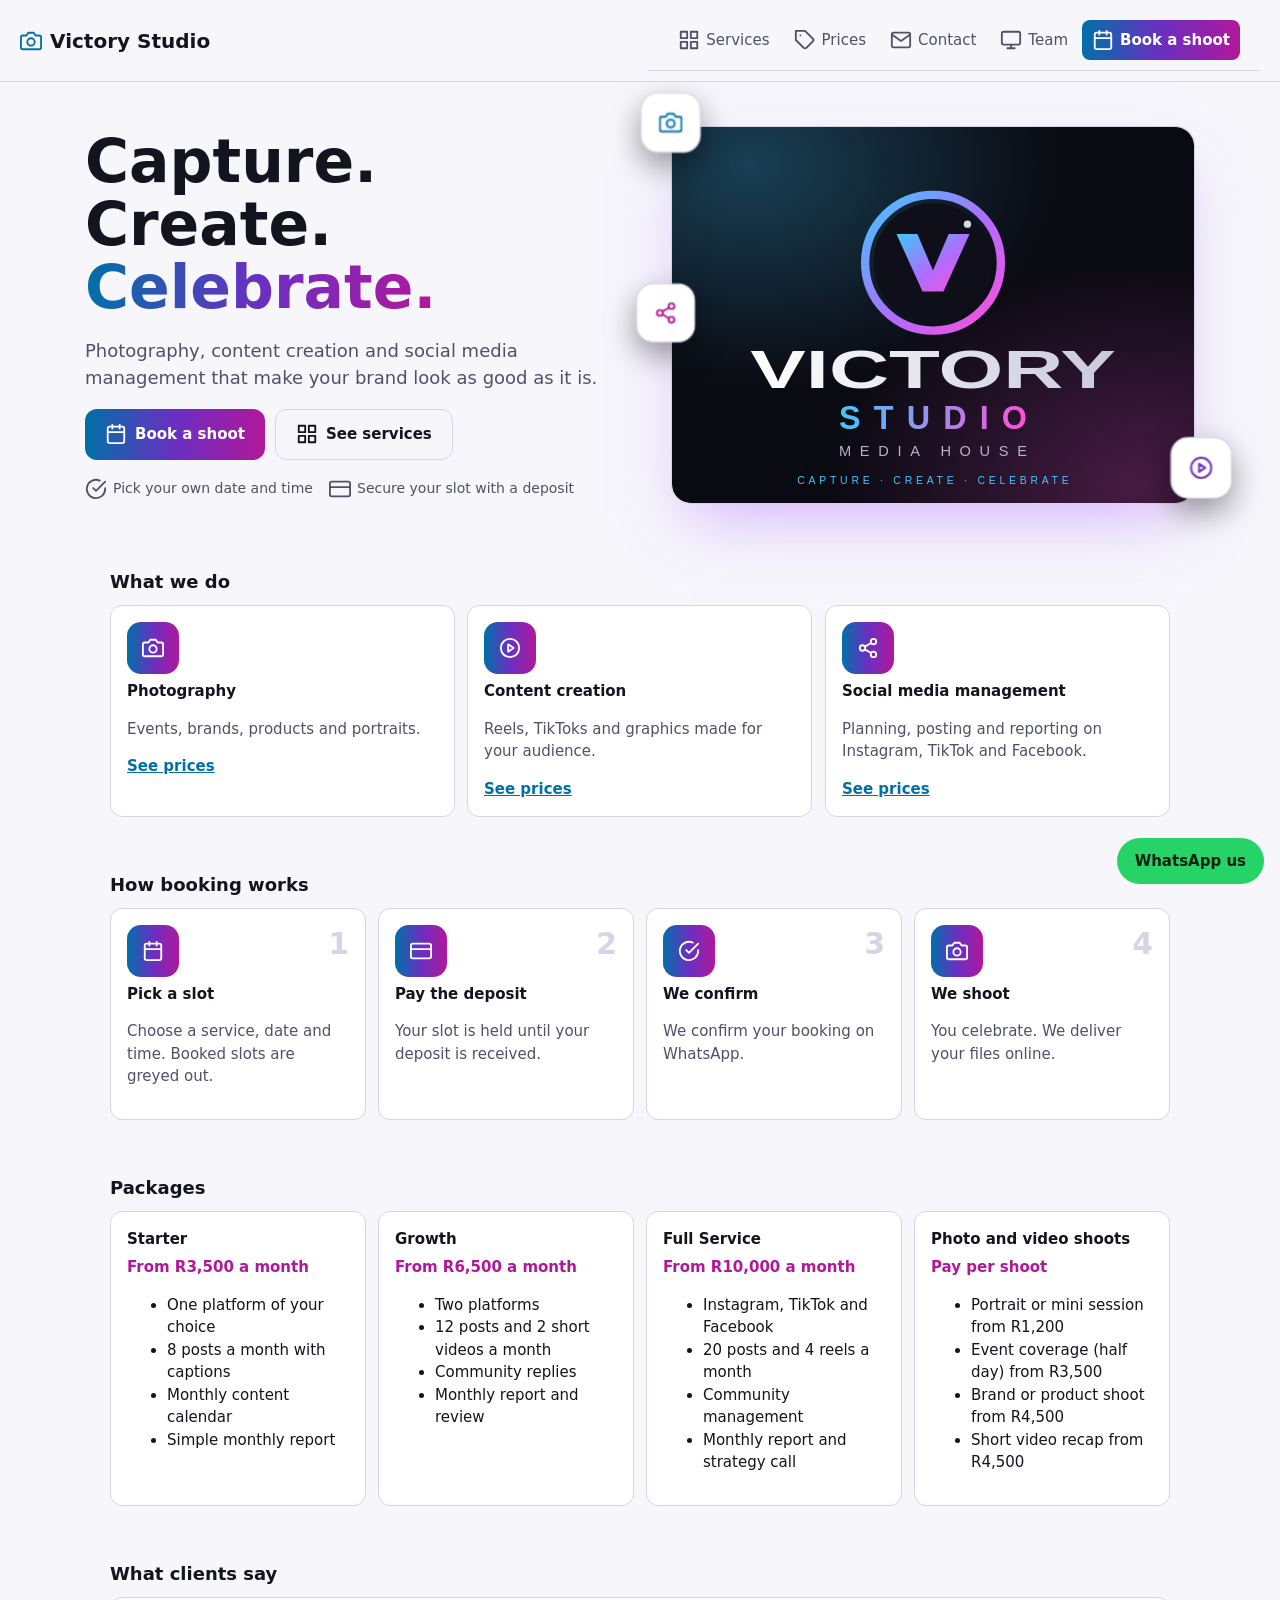
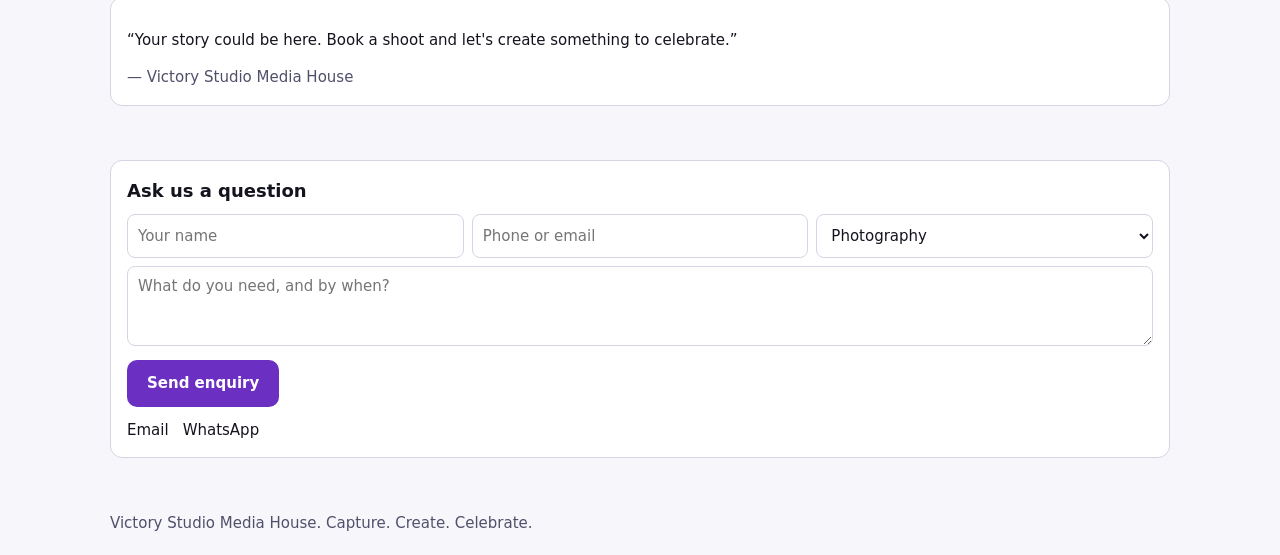
<file: index.html>
<!doctype html>
<html lang="en"><head><meta charset="utf-8"><meta name="viewport" content="width=device-width, initial-scale=1, viewport-fit=cover">
<title>Victory Studio Media House | Photography, Content Creation, Social Media</title>
<meta name="description" content="Victory Studio Media House offers photography, content creation and social media management. Book a shoot online.">
<meta property="og:title" content="Victory Studio Media House">
<link rel="icon" href="assets/icon.svg" type="image/svg+xml"><link rel="stylesheet" href="css/style.css"><link rel="stylesheet" href="css/site.css"><script src="js/icons.js"></script></head><body>
<header class="nav"><a class="brand" href="#top"><svg class="ic"><use href="#i-camera"/></svg>Victory Studio</a>
<nav class="menu" aria-label="Main"><a href="#services"><svg class="ic"><use href="#i-grid"/></svg>Services</a><a href="catalogue.html"><svg class="ic"><use href="#i-tag"/></svg>Prices</a><a href="#contact"><svg class="ic"><use href="#i-mail"/></svg>Contact</a><a href="app.html"><svg class="ic"><use href="#i-tool"/></svg>Team</a><a class="cta" href="book.html"><svg class="ic"><use href="#i-cal"/></svg>Book a shoot</a></nav></header>
<section class="hero2" id="top"><div><h2 class="big">Capture. Create. <span class="grad">Celebrate.</span></h2><p class="mu" style="font-size:18px">Photography, content creation and social media management that make your brand look as good as it is.</p>
<div class="btns"><a class="cta" href="book.html"><svg class="ic"><use href="#i-cal"/></svg>Book a shoot</a><a href="#services"><svg class="ic"><use href="#i-grid"/></svg>See services</a></div>
<div class="trust"><span><svg class="ic"><use href="#i-check"/></svg>Pick your own date and time</span><span><svg class="ic"><use href="#i-card"/></svg>Secure your slot with a deposit</span></div></div>
<div class="stage"><div class="tilt"><img src="assets/logo.svg" alt="Victory Studio Media House logo"><div class="chip c1"><svg class="ic"><use href="#i-camera"/></svg></div><div class="chip c2"><svg class="ic"><use href="#i-play"/></svg></div><div class="chip c3"><svg class="ic"><use href="#i-share"/></svg></div></div></div></section>
<section class="sec" id="services"><h2>What we do</h2><div class="grid">
<div class="card tilt svc rv"><div class="ib"><svg class="ic"><use href="#i-camera"/></svg></div><h3>Photography</h3><p class="mu">Events, brands, products and portraits.</p><a href="catalogue.html">See prices</a></div>
<div class="card tilt svc rv"><div class="ib"><svg class="ic"><use href="#i-play"/></svg></div><h3>Content creation</h3><p class="mu">Reels, TikToks and graphics made for your audience.</p><a href="catalogue.html">See prices</a></div>
<div class="card tilt svc rv"><div class="ib"><svg class="ic"><use href="#i-share"/></svg></div><h3>Social media management</h3><p class="mu">Planning, posting and reporting on Instagram, TikTok and Facebook.</p><a href="catalogue.html">See prices</a></div></div></section>
<section class="sec"><h2>How booking works</h2><div class="steps">
<div class="card rv"><div class="ib"><svg class="ic"><use href="#i-cal"/></svg></div><h3>Pick a slot</h3><p class="mu">Choose a service, date and time. Booked slots are greyed out.</p></div>
<div class="card rv"><div class="ib"><svg class="ic"><use href="#i-card"/></svg></div><h3>Pay the deposit</h3><p class="mu">Your slot is held until your deposit is received.</p></div>
<div class="card rv"><div class="ib"><svg class="ic"><use href="#i-check"/></svg></div><h3>We confirm</h3><p class="mu">We confirm your booking on WhatsApp.</p></div>
<div class="card rv"><div class="ib"><svg class="ic"><use href="#i-camera"/></svg></div><h3>We shoot</h3><p class="mu">You celebrate. We deliver your files online.</p></div></div></section>
<section class="sec" id="work"><h2>Our work</h2><div class="gal" id="gallery"></div></section>
<section class="sec" id="packages"><h2>Packages</h2><div id="pk" class="grid"></div></section>
<section class="sec"><h2>What clients say</h2><div class="grid" id="tests"></div></section>
<section class="sec" id="contact"><div class="card"><h2>Ask us a question</h2><div class="row"><input id="en" placeholder="Your name" aria-label="Your name"><input id="ec" placeholder="Phone or email" aria-label="Phone or email"><select id="es" aria-label="Service"><option>Photography</option><option>Content creation</option><option>Social media management</option><option>Not sure yet</option></select></div><textarea id="em" placeholder="What do you need, and by when?" aria-label="Message" style="margin-top:8px"></textarea><button class="btn" id="send" style="margin-top:8px;border:0;cursor:pointer">Send enquiry</button><div class="links" id="social" style="margin-top:12px"></div></div></section>
<footer class="sec mu">Victory Studio Media House. Capture. Create. Celebrate.</footer>
<nav class="tabbar" aria-label="Quick"><a href="#top"><svg class="ic"><use href="#i-home"/></svg>Home</a><a href="#services"><svg class="ic"><use href="#i-grid"/></svg>Services</a><a class="bk" href="book.html"><svg class="ic"><use href="#i-cal"/></svg>Book</a><a href="#contact"><svg class="ic"><use href="#i-mail"/></svg>Contact</a></nav>
<script src="js/config.js"></script><script src="js/site.js"></script></body></html>
</file>
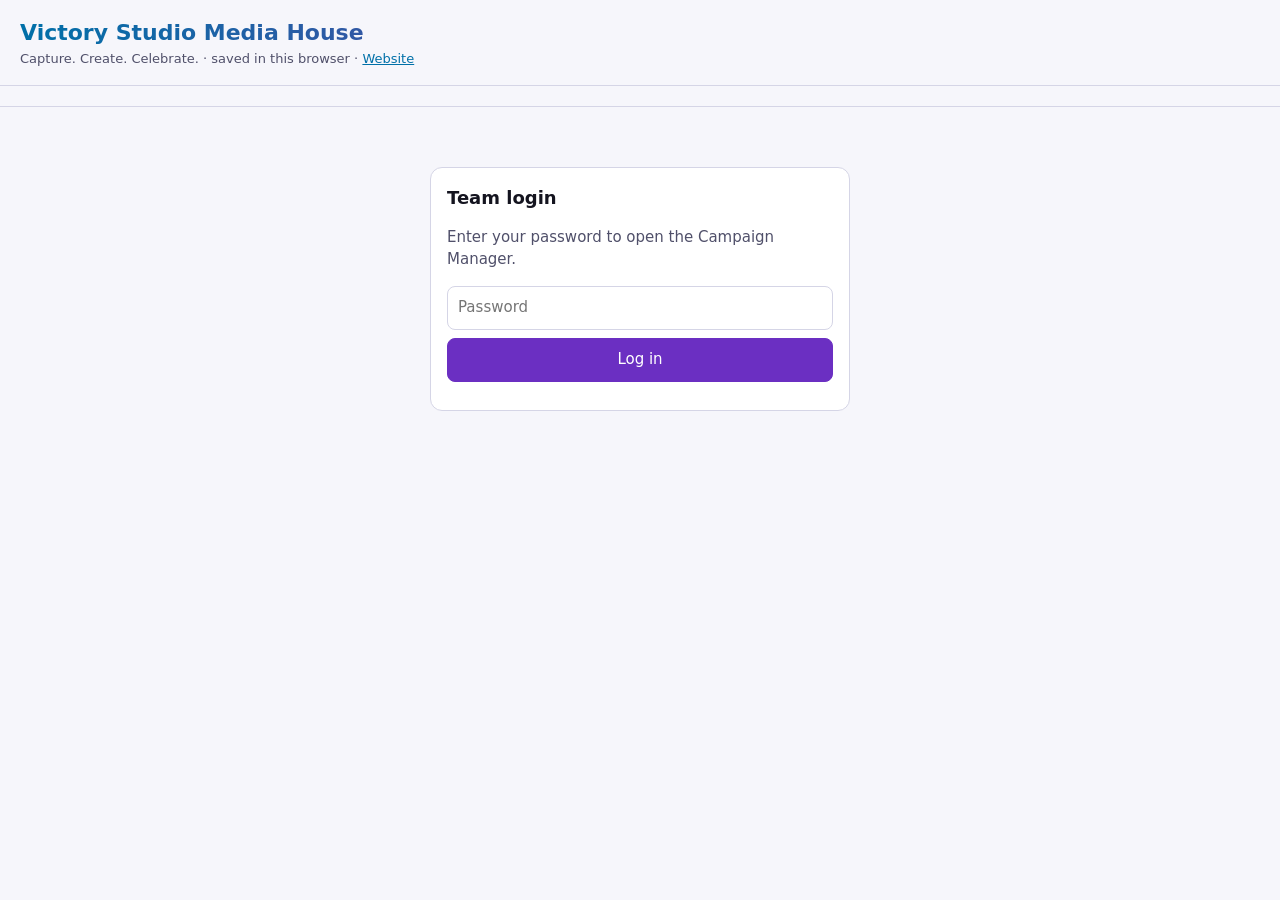
<file: app.html>
<!doctype html>
<html lang="en"><head><meta charset="utf-8"><meta name="viewport" content="width=device-width, initial-scale=1, viewport-fit=cover">
<title>Campaign Manager – Victory Studio</title><link rel="icon" href="assets/icon.svg" type="image/svg+xml"><link rel="stylesheet" href="css/style.css"></head><body>
<header><h1>Victory Studio Media House</h1><div class="sub">Capture. Create. Celebrate. <span id="mode"></span> · <a href="index.html">Website</a></div></header>
<nav id="nav"></nav><main id="app"></main><script src="js/app.js?v=5"></script></body></html>
</file>
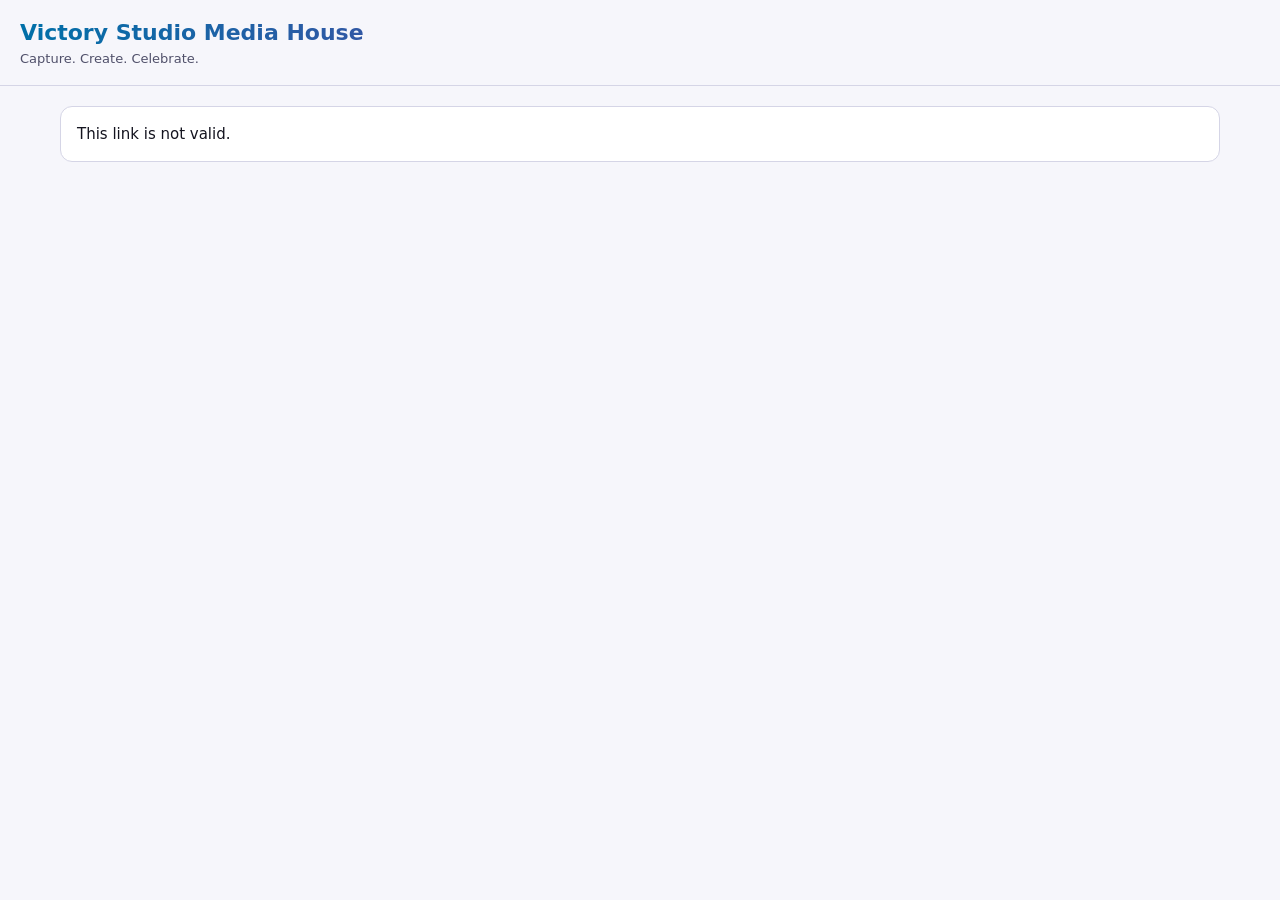
<file: approve.html>
<!doctype html>
<html lang="en"><head><meta charset="utf-8"><meta name="viewport" content="width=device-width, initial-scale=1, viewport-fit=cover"><meta name="robots" content="noindex">
<title>Approve your post | Victory Studio</title><link rel="icon" href="assets/icon.svg" type="image/svg+xml"><link rel="stylesheet" href="css/style.css"></head><body>
<header><h1>Victory Studio Media House</h1><div class="sub">Capture. Create. Celebrate.</div></header>
<main><div id="box" class="card"><p class="mu">Loading…</p></div></main><script src="js/approve.js"></script></body></html>
</file>
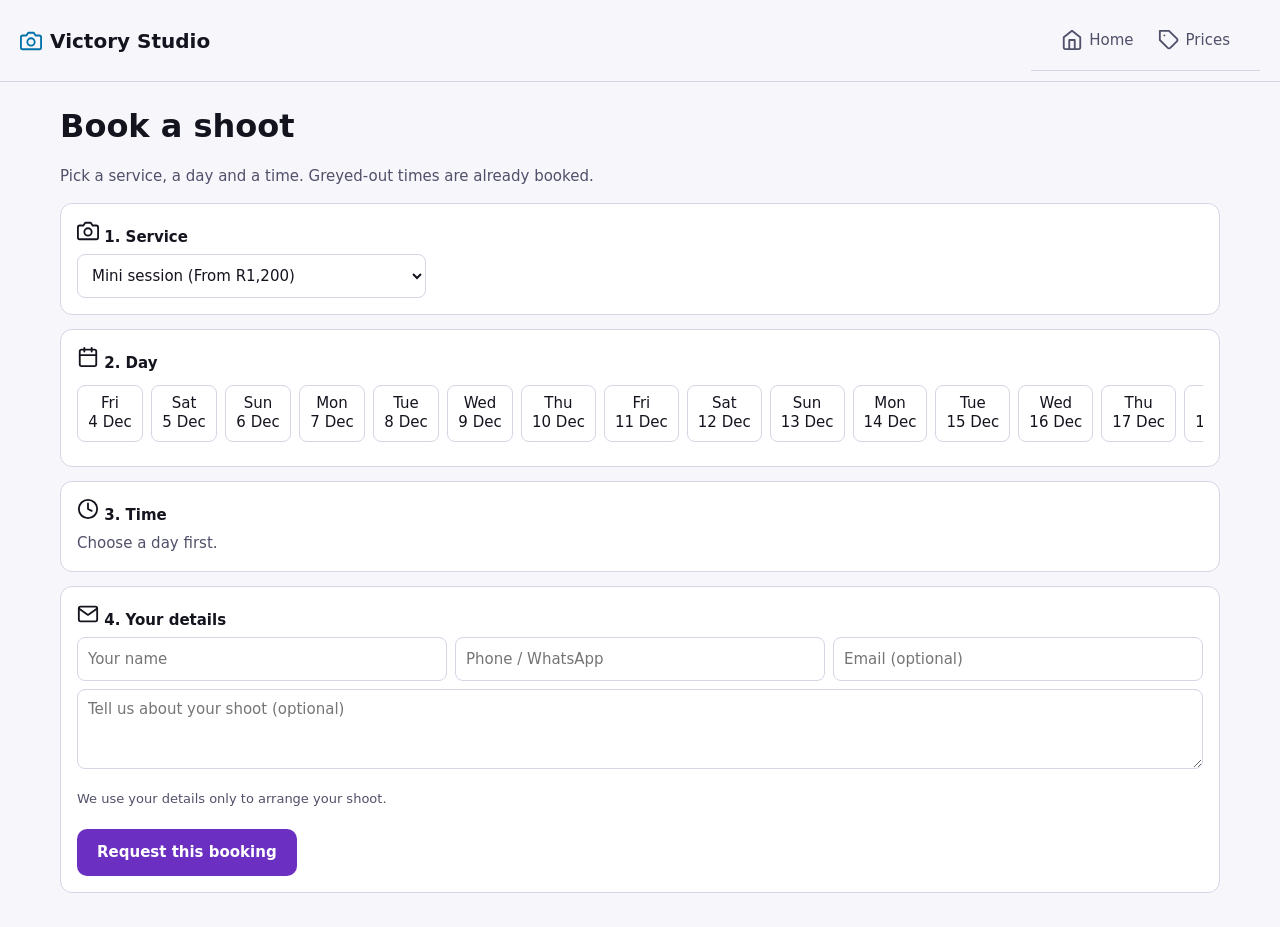
<file: book.html>
<!doctype html>
<html lang="en"><head><meta charset="utf-8"><meta name="viewport" content="width=device-width, initial-scale=1, viewport-fit=cover">
<title>Book a shoot | Victory Studio Media House</title><link rel="icon" href="assets/icon.svg" type="image/svg+xml"><link rel="stylesheet" href="css/style.css"><link rel="stylesheet" href="css/site.css"><script src="js/icons.js"></script></head><body>
<header class="nav"><a class="brand" href="index.html"><svg class="ic"><use href="#i-camera"/></svg>Victory Studio</a><nav class="menu"><a href="index.html"><svg class="ic"><use href="#i-home"/></svg>Home</a><a href="catalogue.html"><svg class="ic"><use href="#i-tag"/></svg>Prices</a></nav></header>
<main id="bk"><h2 style="font-size:32px;margin:0 0 6px">Book a shoot</h2><p class="mu">Pick a service, a day and a time. Greyed-out times are already booked.</p>
<div class="card"><h3><svg class="ic"><use href="#i-camera"/></svg> 1. Service</h3><select id="sv" aria-label="Service"></select></div>
<div class="card"><h3><svg class="ic"><use href="#i-cal"/></svg> 2. Day</h3><div class="dayrow" id="days"></div></div>
<div class="card"><h3><svg class="ic"><use href="#i-clock"/></svg> 3. Time</h3><div class="slots" id="slots"><span class="mu">Choose a day first.</span></div></div>
<div class="card"><h3><svg class="ic"><use href="#i-mail"/></svg> 4. Your details</h3><div class="row"><input id="nm" placeholder="Your name" aria-label="Your name"><input id="ph" type="tel" placeholder="Phone / WhatsApp" aria-label="Phone"><input id="em" type="email" placeholder="Email (optional)" aria-label="Email"></div><textarea id="nt" placeholder="Tell us about your shoot (optional)" aria-label="Notes" style="margin-top:8px"></textarea><p class="mu" style="font-size:13px">We use your details only to arrange your shoot.</p><div id="sum" class="ok"></div><button class="btn" id="go" style="border:0;cursor:pointer;margin-top:8px">Request this booking</button></div>
<div class="card" id="done" hidden></div></main>
<script src="js/config.js"></script><script src="js/book.js"></script></body></html>
</file>
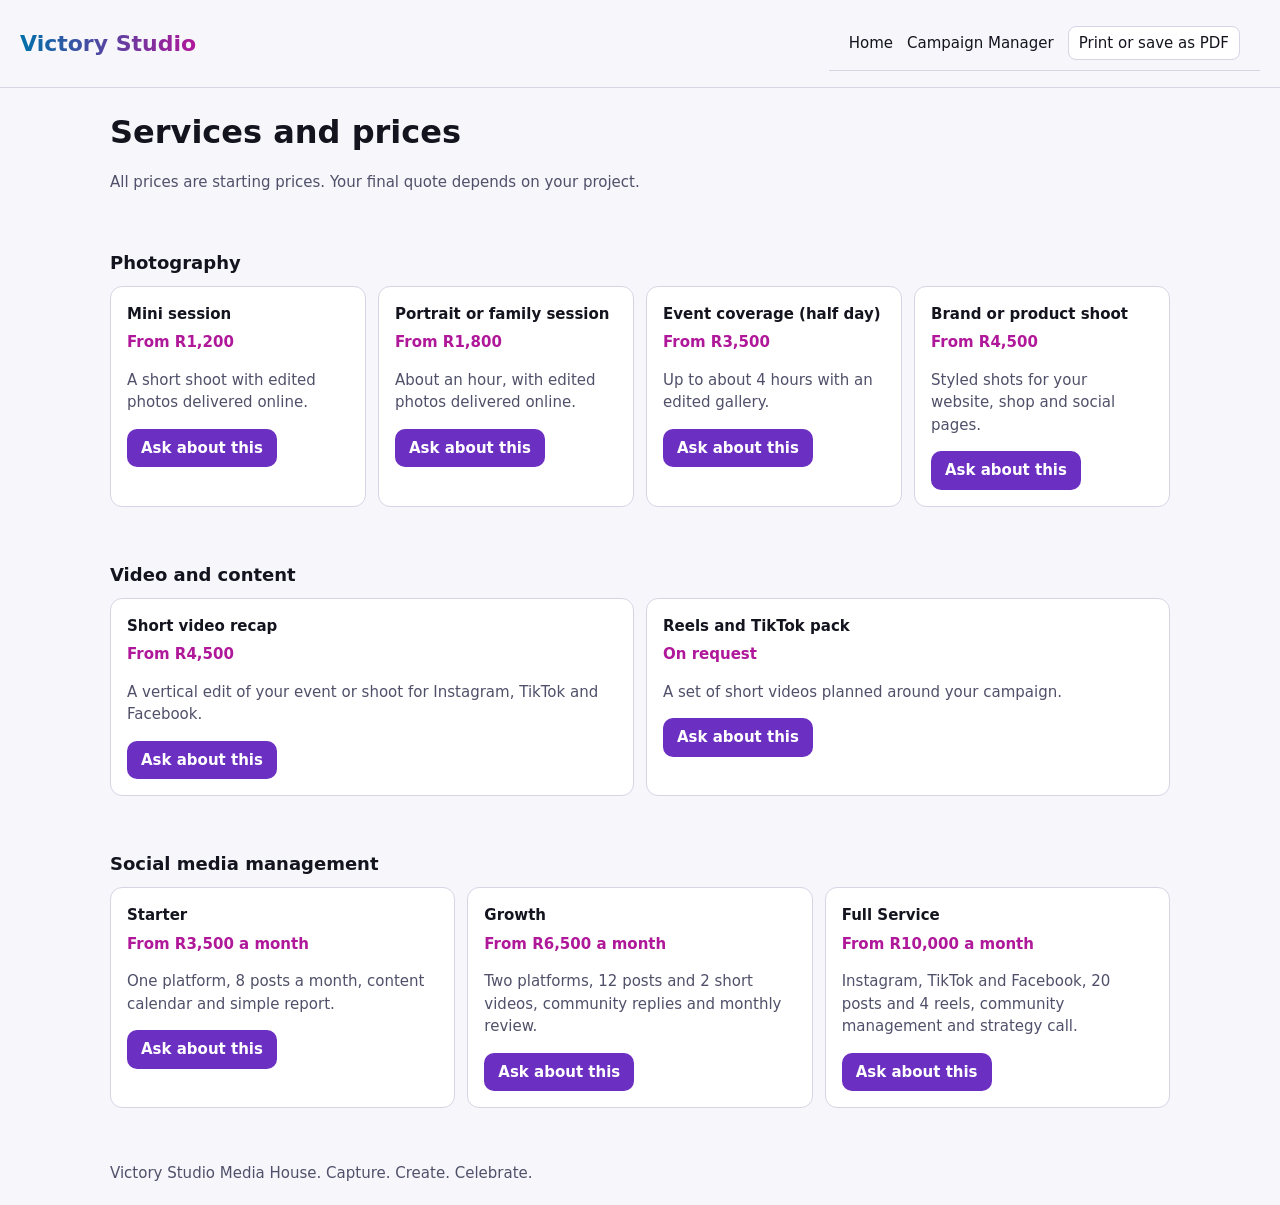
<file: catalogue.html>
<!doctype html>
<html lang="en"><head><meta charset="utf-8"><meta name="viewport" content="width=device-width, initial-scale=1, viewport-fit=cover">
<title>Services and Prices | Victory Studio Media House</title><meta name="description" content="Photography, video and social media management services and starting prices from Victory Studio Media House.">
<link rel="icon" href="assets/icon.svg" type="image/svg+xml"><link rel="stylesheet" href="css/style.css"></head><body>
<header class="top"><h1>Victory Studio</h1><nav class="links noprint"><a href="index.html">Home</a><a href="app.html">Campaign Manager</a><button class="sm" onclick="window.print()">Print or save as PDF</button></nav></header>
<section class="sec"><h2 style="font-size:32px">Services and prices</h2><p class="mu" id="note"></p></section>
<div id="cat"></div>
<footer class="sec mu">Victory Studio Media House. Capture. Create. Celebrate.</footer>
<script src="js/config.js"></script><script src="js/catalogue.js"></script></body></html>
</file>
<file: css/style.css>
:root{color-scheme:dark;--bg:#0A0A12;--cd:#12121E;--bd:#2A2A44;--tx:#F2F2FA;--mu:#B4B4CC;--c1:#3FC8FF;--c2:#B06BFF;--c3:#FF4FD8;box-sizing:border-box;padding-top:env(safe-area-inset-top,0px);padding-bottom:env(safe-area-inset-bottom,0px)}
@media (prefers-color-scheme:light){:root:not([data-theme="dark"]){color-scheme:light;--bg:#F6F6FB;--cd:#fff;--bd:#D5D5E6;--tx:#14141F;--mu:#50506A;--c1:#0070A8;--c2:#6B2FC2;--c3:#B0189A}}
:root[data-theme="light"]{color-scheme:light;--bg:#F6F6FB;--cd:#fff;--bd:#D5D5E6;--tx:#14141F;--mu:#50506A;--c1:#0070A8;--c2:#6B2FC2;--c3:#B0189A}
*{box-sizing:border-box}body{margin:0;background:var(--bg);color:var(--tx);font:15px/1.5 "Exo 2",system-ui,sans-serif}
header{padding:16px 20px;border-bottom:1px solid var(--bd)}h1{margin:0;font-size:22px;background:linear-gradient(90deg,var(--c1),var(--c3));-webkit-background-clip:text;background-clip:text;color:transparent}
.sub{color:var(--mu);font-size:13px}nav{display:flex;gap:6px;padding:10px 20px;overflow-x:auto;border-bottom:1px solid var(--bd)}
nav button{white-space:nowrap}main{padding:20px;max-width:1200px;margin:auto}
button,input,select,textarea{font:inherit;color:var(--tx);background:var(--cd);border:1px solid var(--bd);border-radius:8px;padding:8px 10px;min-height:44px}
button{cursor:pointer}button.on,button.pri{background:var(--c2);border-color:var(--c2);color:#fff}button.sm{min-height:34px;padding:4px 10px}
.card{background:var(--cd);border:1px solid var(--bd);border-radius:12px;padding:16px;margin-bottom:14px}
.row{display:flex;gap:8px;flex-wrap:wrap;align-items:center}.row>*{flex:1 1 140px}.grid{display:grid;gap:12px;grid-template-columns:repeat(auto-fit,minmax(170px,1fr))}
.stat b{display:block;font-size:26px;color:var(--c1)}h2{margin:0 0 10px;font-size:18px}h3{margin:0 0 6px;font-size:15px}
.kan{display:grid;grid-template-columns:repeat(6,minmax(180px,1fr));gap:10px;overflow-x:auto}.col{background:var(--bg);border:1px solid var(--bd);border-radius:10px;padding:8px;min-height:80px}
.t{background:var(--cd);border:1px solid var(--bd);border-radius:8px;padding:8px;margin-top:6px;font-size:14px}.tag{font-size:12px;color:var(--c3);font-weight:600}
table{width:100%;border-collapse:collapse}td,th{padding:6px;border-bottom:1px solid var(--bd);text-align:left;font-size:14px}.sc{overflow-x:auto}
.mu{color:var(--mu)}input.n{width:90px;flex:none;min-height:34px}textarea{width:100%;min-height:80px}
a{color:var(--c1)}.hero{display:grid;gap:24px;padding:40px 20px;max-width:1100px;margin:auto;align-items:center}.hero img{width:100%;border-radius:14px;border:1px solid var(--bd)}
.btn{display:inline-block;padding:12px 20px;border-radius:10px;background:var(--c2);color:#fff;text-decoration:none;font-weight:600}.sec{max-width:1100px;margin:auto;padding:20px}
@media (min-width:800px){.hero{grid-template-columns:1fr 1fr}}
.top{display:flex;justify-content:space-between;align-items:center;flex-wrap:wrap;gap:8px}.links{display:flex;gap:14px;flex-wrap:wrap;align-items:center}.links a{color:var(--tx);text-decoration:none}
.sm2{padding:8px 14px;color:#fff!important}.price{color:var(--c3);font-weight:800;margin:4px 0}.gal{display:grid;gap:10px;grid-template-columns:repeat(auto-fill,minmax(200px,1fr))}.gal img{width:100%;aspect-ratio:1;object-fit:cover;border-radius:10px}
.ph{aspect-ratio:1;border:1px dashed var(--bd);border-radius:10px;display:flex;align-items:center;justify-content:center;text-align:center;padding:10px;color:var(--mu);font-size:13px}
.fab{position:fixed;right:16px;bottom:calc(16px + env(safe-area-inset-bottom,0px));background:#25D366;color:#06210F;font-weight:700;padding:12px 18px;border-radius:999px;text-decoration:none;z-index:5}
@media print{.noprint{display:none!important}:root{--bg:#fff;--cd:#fff;--bd:#ccc;--tx:#000;--mu:#333;--c3:#000}body{background:#fff}}
</file>
<file: css/site.css>
:root{--g:linear-gradient(90deg,var(--c1),var(--c2),var(--c3))}body{padding-bottom:72px}
.ic{width:22px;height:22px;stroke:currentColor;fill:none;stroke-width:2;stroke-linecap:round;stroke-linejoin:round;flex:none}
.nav{position:sticky;top:0;z-index:20;display:flex;align-items:center;justify-content:space-between;gap:12px;padding:10px 20px;background:color-mix(in srgb,var(--bg) 88%,transparent);backdrop-filter:blur(10px);border-bottom:1px solid var(--bd)}
.brand{display:flex;align-items:center;gap:8px;font-weight:800;font-size:20px;color:var(--tx);text-decoration:none}.brand .ic{color:var(--c1)}
.menu{display:flex;gap:4px;align-items:center;flex-wrap:wrap}.menu a{display:flex;gap:6px;align-items:center;color:var(--mu);text-decoration:none;padding:8px 10px;border-radius:8px;min-height:40px}.menu a:hover{color:var(--tx);background:var(--cd)}
.menu a.cta,a.cta{background:var(--g);color:#fff;font-weight:700}
.hero2{display:grid;gap:36px;max-width:1150px;margin:auto;padding:44px 20px;align-items:center}@media(min-width:860px){.hero2{grid-template-columns:1.05fr 1fr}}
.big{font-size:clamp(34px,6vw,60px);line-height:1.05;margin:0 0 14px;font-weight:800}.grad{background:var(--g);-webkit-background-clip:text;background-clip:text;color:transparent}
.btns{display:flex;gap:10px;flex-wrap:wrap;margin:18px 0}.btns a{display:inline-flex;gap:8px;align-items:center;padding:13px 20px;border-radius:12px;text-decoration:none;font-weight:700;border:1px solid var(--bd);color:var(--tx)}.btns a.cta{border:0;color:#fff}
.trust{display:flex;gap:16px;flex-wrap:wrap;color:var(--mu);font-size:14px}.trust span{display:flex;gap:6px;align-items:center}
.stage{perspective:1000px;position:relative}.tilt{transform-style:preserve-3d;transition:transform .12s ease-out;will-change:transform}
.stage .tilt img{width:100%;display:block;border-radius:18px;border:1px solid var(--bd);box-shadow:0 30px 60px -20px rgba(176,107,255,.5)}
.chip{position:absolute;width:56px;height:56px;border-radius:16px;background:var(--cd);border:1px solid var(--bd);display:flex;align-items:center;justify-content:center;color:var(--c1);box-shadow:0 12px 30px rgba(0,0,0,.4);animation:fl 5s ease-in-out infinite}
.c1{top:-18px;left:-10px;transform:translateZ(70px)}.c2{bottom:22px;right:-10px;color:var(--c2);transform:translateZ(90px);animation-delay:-2s}.c3{top:42%;left:-20px;color:var(--c3);transform:translateZ(50px);animation-delay:-3.5s}
@keyframes fl{50%{translate:0 -10px}}
.ib{width:52px;height:52px;border-radius:14px;background:var(--g);color:#fff;display:flex;align-items:center;justify-content:center;margin-bottom:6px}
.svc.tilt{transition:transform .12s ease-out,border-color .2s}.svc:hover{border-color:var(--c2)}.svc a{color:var(--c1);font-weight:600}
.steps{display:grid;gap:12px;grid-template-columns:repeat(auto-fit,minmax(200px,1fr));counter-reset:s}.steps .card{position:relative}.steps .card:before{counter-increment:s;content:counter(s);position:absolute;top:12px;right:16px;font-size:30px;font-weight:800;color:var(--bd)}
.js .rv{opacity:0;transform:translateY(22px);transition:opacity .6s,transform .6s}.js .rv.in{opacity:1;transform:none}
.tabbar{position:fixed;left:0;right:0;bottom:0;z-index:20;display:flex;background:var(--cd);border-top:1px solid var(--bd);padding-bottom:env(safe-area-inset-bottom,0px)}
.tabbar a{flex:1;display:flex;flex-direction:column;align-items:center;gap:2px;padding:8px 0;font-size:12px;color:var(--mu);text-decoration:none}.tabbar a.bk{color:var(--c3);font-weight:700}
@media(max-width:759px){.menu a:not(.cta){display:none}.fab{bottom:calc(80px + env(safe-area-inset-bottom,0px))}}
@media(min-width:760px){.tabbar{display:none}body{padding-bottom:0}}
.dayrow{display:flex;gap:8px;overflow-x:auto;padding:4px 0 8px}.day{flex:none;min-width:66px;text-align:center;line-height:1.3}
.day.on,.slot.on{background:var(--c2);border-color:var(--c2);color:var(--bg);font-weight:700}.day:disabled,.slot:disabled{opacity:.4;cursor:not-allowed;text-decoration:line-through}
.slots{display:grid;grid-template-columns:repeat(auto-fit,minmax(150px,1fr));gap:8px}.slot{min-height:48px}.ok{color:var(--c1);font-weight:700}
@media(prefers-reduced-motion:reduce){.chip{animation:none}.js .rv{opacity:1;transform:none;transition:none}.tilt{transition:none}}
</file>
